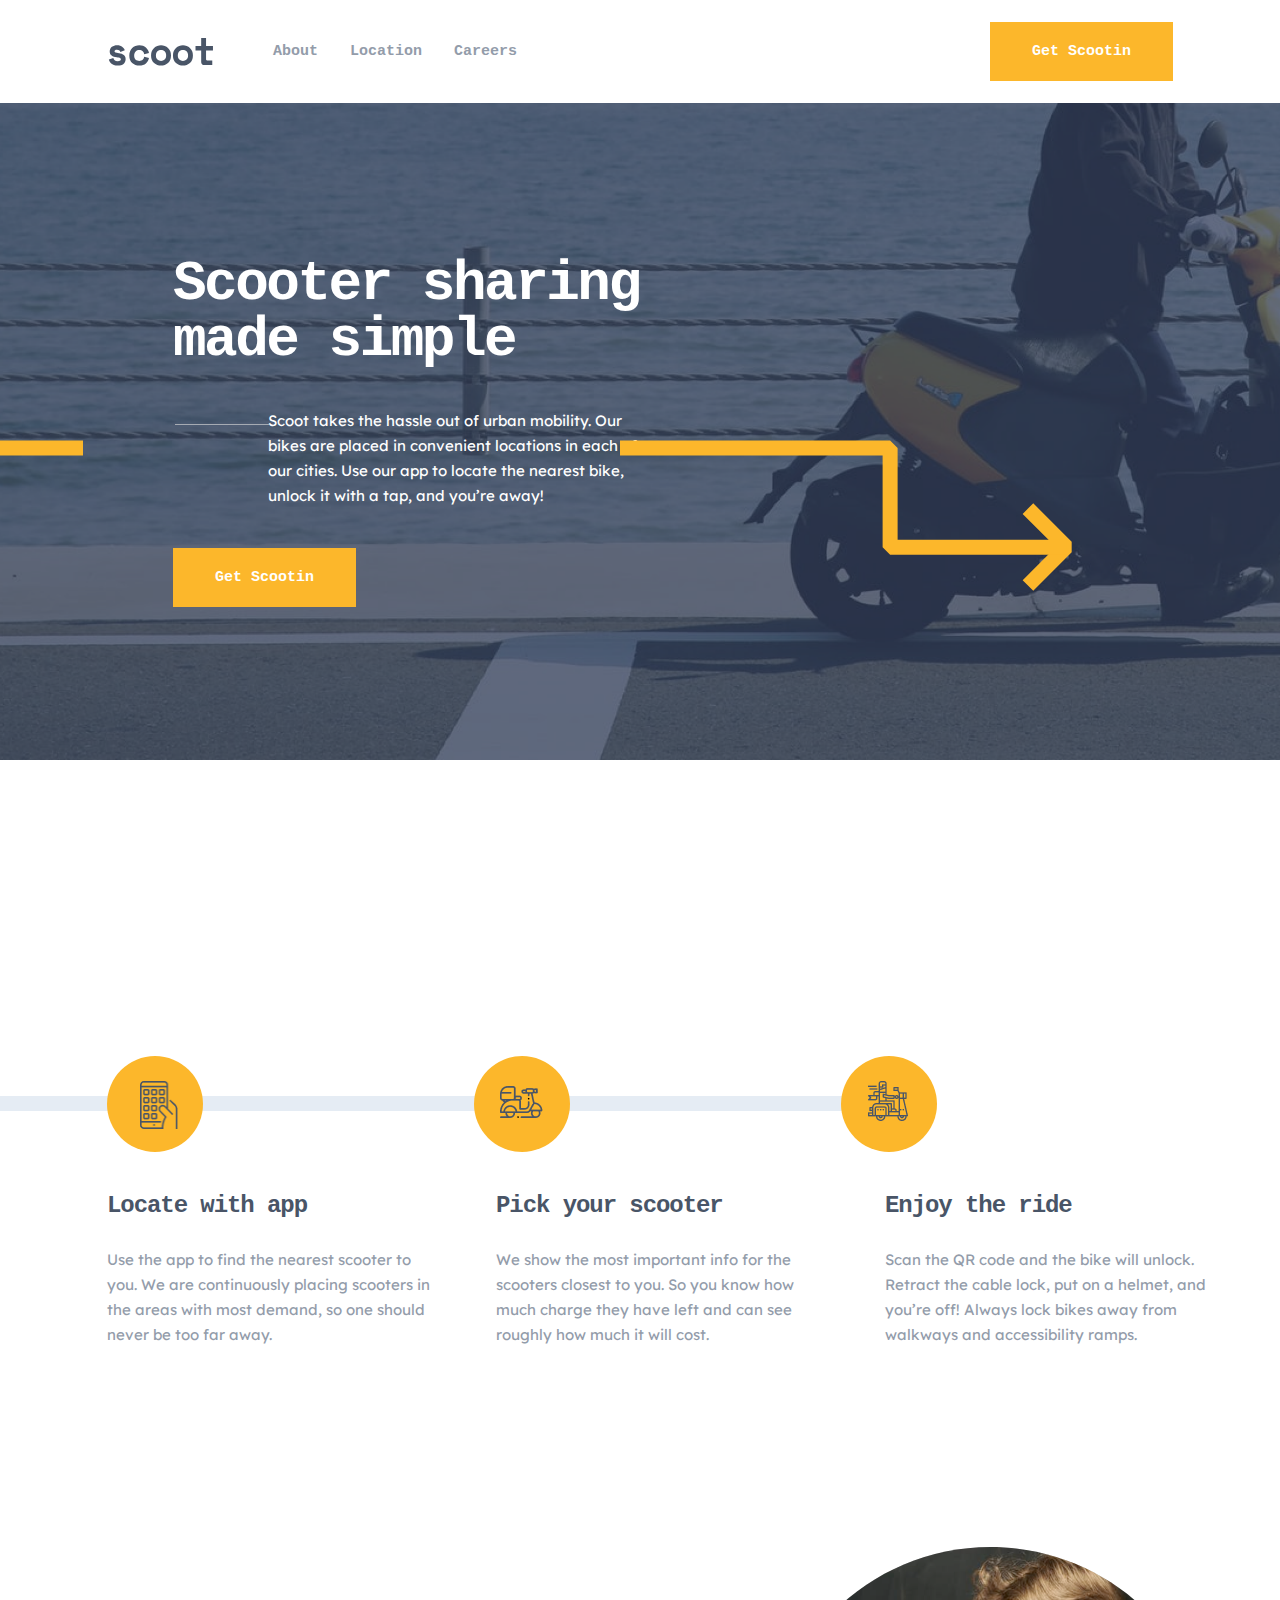
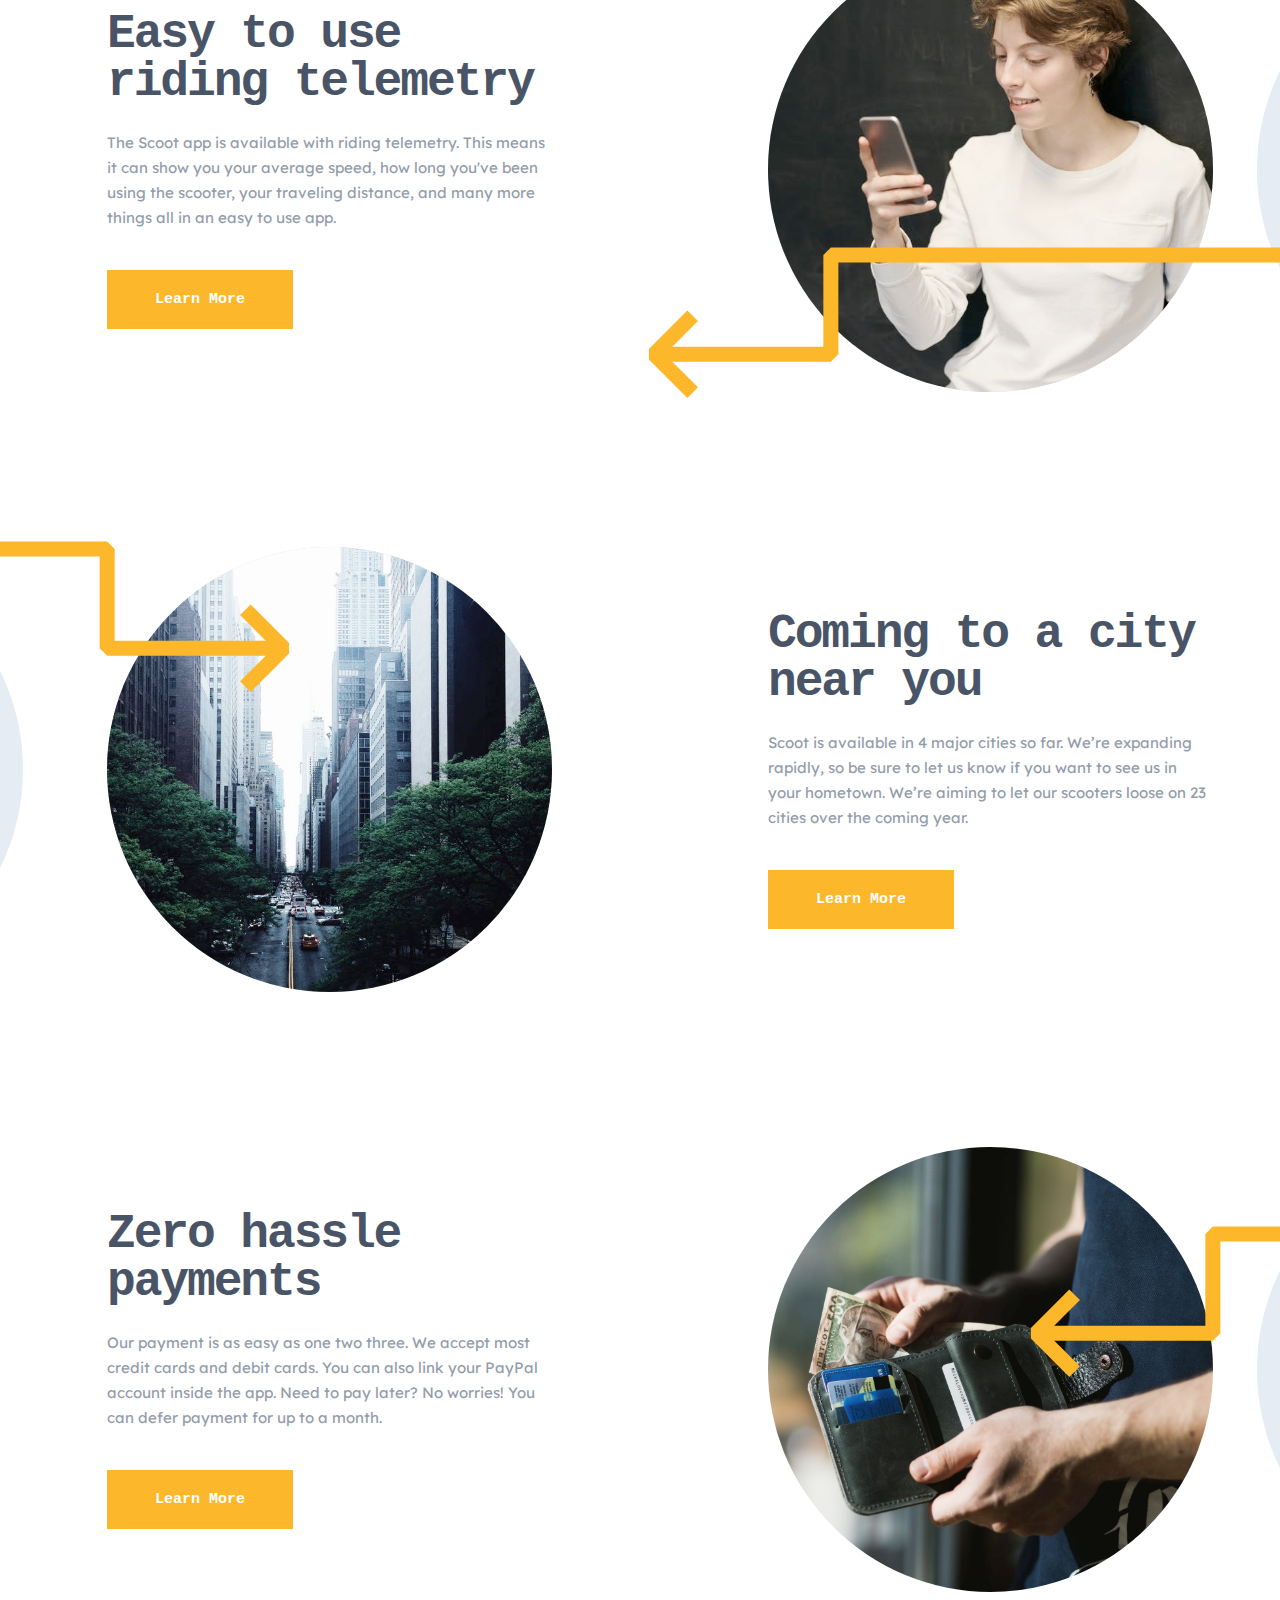
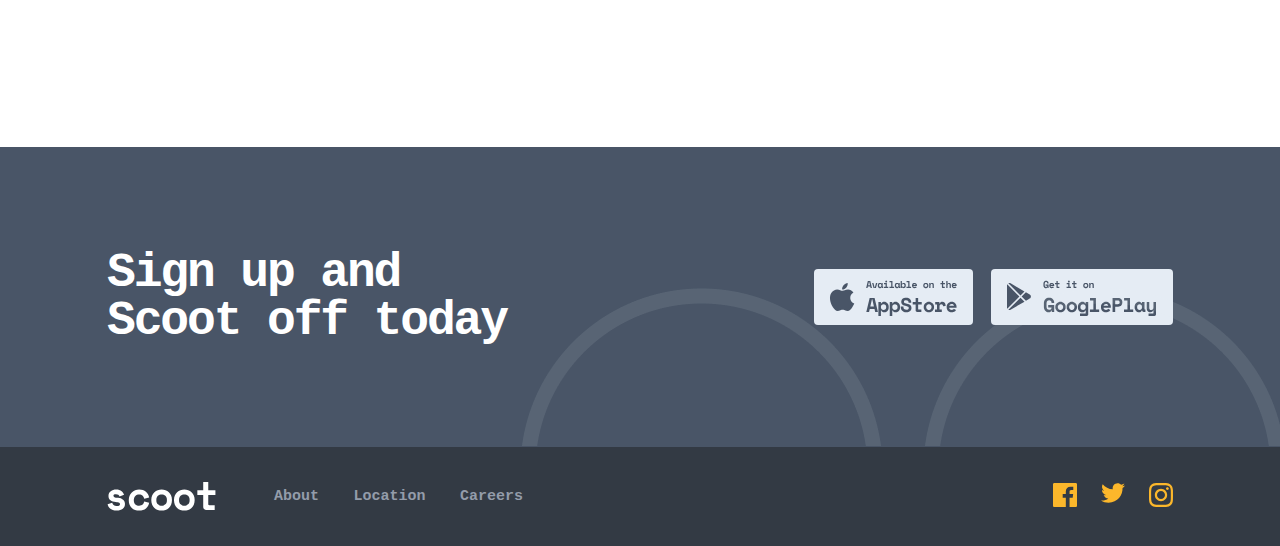
<file: index.html>
<!DOCTYPE html>
<html lang="en">

<head>
    <meta charset="UTF-8">
    <meta name="viewport" content="width=device-width, initial-scale=1.0">
    <title>Document</title>
    <link rel="stylesheet" href="main.css">
</head>

<body>
    <header class="header">
        <div class="container">
            <div class="header__inner">
                <a href="index.html" class="site-logo__link">
                    <img src="./images/scoot.svg" alt="scoot" class="site-logo" width="108" height="28">
                </a>
                <ol class="header__inner_list">
                    <li class="header__inner_list__item">
                        <a href="about.html" class="header__inner_list__item-link">About</a>
                    </li>
                    <li class="header__inner_list__item">
                        <a href="Locations.html" class="header__inner_list__item-link">Location</a>
                    </li>
                    <li class="header__inner_list__item">
                        <a href="Careers.html" class="header__inner_list__item-link">Careers</a>
                    </li>
                </ol>
                <a href="#" class="header__inner__button">Get Scootin</a>
            </div>
        </div>
    </header>
    <main>
        <section class="hero">
            <div class="container">
                <div class="hero__inner">
                    <h1 class="hero__inner_title">Scooter sharing made simple</h1>
                    <p class="hero__inner_text">Scoot takes the hassle out of urban mobility. Our bikes are placed in
                        convenient locations in each of our cities. Use our app to locate the nearest bike, unlock it
                        with a tap, and you’re away!</p>
                    <a href="#" class="hero__inner__button">Get Scootin</a>
                </div>
            </div>
        </section>
        <section class="list">
            <div class="container">
                <div class="list__inner">
                    <div class="list__inner-box">
                        <span class="list__inner-box_span"></span>
                        <span class="list__inner-box_span"></span>
                        <span class="list__inner-box_span"></span>
                    </div>
                    <ol class="list__inner-list">
                        <li class="list__inner-list_item">
                            <h3 class="list__inner-list_item-title">
                                Locate with app
                            </h3>
                            <p class="list__inner-list_item-text">
                                Use the app to find the nearest scooter to you. We are continuously placing scooters in
                                the areas with most demand, so one should never be too far away.
                            </p>
                        </li>
                        <li class="list__inner-list_item">
                            <h3 class="list__inner-list_item-title">
                                Pick your scooter
                            </h3>
                            <p class="list__inner-list_item-text">We show the most important info for the scooters
                                closest to you. So you know how much charge they have left and can see roughly how much
                                it will cost.
                            </p>
                        </li>
                        <li class="list__inner-list_item list__inner-list_item-last">
                            <h3 class="list__inner-list_item-title">
                                Enjoy the ride
                            </h3>
                            <p class="list__inner-list_item-text">Scan the QR code and the bike will unlock. Retract the
                                cable lock, put on a helmet, and you’re off! Always lock bikes away from walkways and
                                accessibility ramps.
                            </p>
                        </li>
                    </ol>
                </div>
            </div>
        </section>
        <section class="easy">
            <div class="container">
                <div class="easy__inner">
                    <div class="easy__main">
                        <h2 class="easy__main-heading">
                            Easy to use
                            riding telemetry
                        </h2>
                        <p class="easy__main-text">
                            The Scoot app is available with riding telemetry. This means it can show you your average
                            speed, how long you've been using the scooter, your traveling distance, and many more things
                            all in an easy to use app.
                        </p>
                        <a href="#" class="easy__main-link">
                            Learn More
                        </a>
                    </div>
                    <img width="445" height="445" src="./images/qiz.svg" alt="" class="easy__inner-img">
                </div>
            </div>
        </section>
        <section class="coming">
            <div class="container">
                <div class="coming__inner">
                    <div class="coming__main">
                        <h2 class="coming__main-heading">
                            Coming to a city near you
                        </h2>
                        <p class="coming__main-text">
                            Scoot is available in 4 major cities so far. We’re expanding
                            rapidly, so be sure to let us know if you want to see us in your hometown. We’re aiming to
                            let our scooters loose on 23 cities over the coming year.
                        </p>
                        <a href="#" class="coming__main-link">
                            Learn More
                        </a>
                    </div>
                    <img width="445" height="445" src="./images/uylar.svg" alt="" class="coming__inner-img">
                </div>
            </div>
        </section>
        <section class="zero">
            <div class="container">
                <div class="zero__inner">
                    <div class="zero__main">
                        <h2 class="zero__main-heading">
                            Zero hassle payments
                        </h2>
                        <p class="zero__main-text">
                            Our payment is as easy as one two three. We accept most credit cards and debit cards. You
                            can also link your PayPal account inside the app. Need to pay later? No worries! You can
                            defer payment for up to a month.
                        </p>
                        <a href="#" class="zero__main-link">
                            Learn More
                        </a>
                    </div>
                    <img width="445" height="445" src="./images/koshelok.svg" alt="" class="zero__inner-img">
                </div>
            </div>
        </section>
        <section class="sign">
            <div class="container">
                <div class="sign-inner">
                    <strong class="sign-inner__title">
                        Sign up and <br> Scoot off today
                    </strong>
                    <div class="sign-inner__subinner">
                        <a href="https://www.apple.com/app-store" class="sign-inner__subinner__link">
                            <img src="./images/Group 28.svg" alt="appstore" class="sign-inner__subinner__img">
                        </a>
                        <a href="https://play.google.com/" class="sign-inner__subinner__link">
                            <img src="./images/Group 28 Copy.svg" alt="GooglePlay" class="sign-inner__subinner__img">
                        </a>
                    </div>
                </div>
            </div>
        </section>
    </main>
    <footer class="footer">
        <div class="container">
            <div class="footer-inner">
                <a href="index.html" class="footer-inner_link">
                    <img src="./images/scootoq.svg" alt="logo" class="footer-inner__logo">
                </a>
                <ul class="footer-inner__list">
                    <li class="footer-inner__list__item">
                        <a href="about.html" class="footer-inner__list__item__link">About</a>
                    </li>
                    <li class="footer-inner__list__item">
                        <a href="Location.html" class="footer-inner__list__item__link">Location</a>
                    </li>
                    <li class="footer-inner__list__item">
                        <a href="Careers.html" class="footer-inner__list__item__link">Careers</a>
                    </li>
                </ul>

                <ul class="footer-inner__list1">
                    <li class="footer-inner__list1__item">
                        <a href="https://www.facebook.com/" class="footer-inner__list1__item__link">
                            <svg width="24" height="24" viewBox="0 0 24 24" fill="none"
                                xmlns="http://www.w3.org/2000/svg">
                                <path
                                    d="M22.675 0H1.325C0.593 0 0 0.593 0 1.325V22.676C0 23.407 0.593 24 1.325 24H12.82V14.706H9.692V11.084H12.82V8.413C12.82 5.313 14.713 3.625 17.479 3.625C18.804 3.625 19.942 3.724 20.274 3.768V7.008L18.356 7.009C16.852 7.009 16.561 7.724 16.561 8.772V11.085H20.148L19.681 14.707H16.561V24H22.677C23.407 24 24 23.407 24 22.675V1.325C24 0.593 23.407 0 22.675 0Z"
                                    fill="currentColor" />
                            </svg>

                        </a>
                    </li>
                    <li class="footer-inner__list1__item">
                        <a href="https://twitter.com/" class="footer-inner__list1__item__link"><svg width="24"
                                height="20" viewBox="0 0 24 20" fill="none" xmlns="http://www.w3.org/2000/svg">
                                <path
                                    d="M24 2.55699C23.117 2.94899 22.168 3.21299 21.172 3.33199C22.189 2.72299 22.97 1.75799 23.337 0.607986C22.386 1.17199 21.332 1.58199 20.21 1.80299C19.313 0.845986 18.032 0.247986 16.616 0.247986C13.437 0.247986 11.101 3.21399 11.819 6.29299C7.728 6.08799 4.1 4.12799 1.671 1.14899C0.381 3.36199 1.002 6.25699 3.194 7.72299C2.388 7.69699 1.628 7.47599 0.965 7.10699C0.911 9.38799 2.546 11.522 4.914 11.997C4.221 12.185 3.462 12.229 2.69 12.081C3.316 14.037 5.134 15.46 7.29 15.5C5.22 17.123 2.612 17.848 0 17.54C2.179 18.937 4.768 19.752 7.548 19.752C16.69 19.752 21.855 12.031 21.543 5.10599C22.505 4.41099 23.34 3.54399 24 2.55699Z"
                                    fill="currentColor" />
                            </svg>

                        </a>
                    </li>
                    <li class="footer-inner__list1__item">
                        <a href="https://www.instagram.com/" class="footer-inner__list1__item__link"><svg width="24"
                                height="24" viewBox="0 0 24 24" fill="none" xmlns="http://www.w3.org/2000/svg">
                                <path fill-rule="evenodd" clip-rule="evenodd"
                                    d="M12 0C8.741 0 8.333 0.014 7.053 0.072C2.695 0.272 0.273 2.69 0.073 7.052C0.014 8.333 0 8.741 0 12C0 15.259 0.014 15.668 0.072 16.948C0.272 21.306 2.69 23.728 7.052 23.928C8.333 23.986 8.741 24 12 24C15.259 24 15.668 23.986 16.948 23.928C21.302 23.728 23.73 21.31 23.927 16.948C23.986 15.668 24 15.259 24 12C24 8.741 23.986 8.333 23.928 7.053C23.732 2.699 21.311 0.273 16.949 0.073C15.668 0.014 15.259 0 12 0ZM12 2.163C15.204 2.163 15.584 2.175 16.85 2.233C20.102 2.381 21.621 3.924 21.769 7.152C21.827 8.417 21.838 8.797 21.838 12.001C21.838 15.206 21.826 15.585 21.769 16.85C21.62 20.075 20.105 21.621 16.85 21.769C15.584 21.827 15.206 21.839 12 21.839C8.796 21.839 8.416 21.827 7.151 21.769C3.891 21.62 2.38 20.07 2.232 16.849C2.174 15.584 2.162 15.205 2.162 12C2.162 8.796 2.175 8.417 2.232 7.151C2.381 3.924 3.896 2.38 7.151 2.232C8.417 2.175 8.796 2.163 12 2.163ZM5.838 12C5.838 8.597 8.597 5.838 12 5.838C15.403 5.838 18.162 8.597 18.162 12C18.162 15.404 15.403 18.163 12 18.163C8.597 18.163 5.838 15.403 5.838 12ZM12 16C9.791 16 8 14.21 8 12C8 9.791 9.791 8 12 8C14.209 8 16 9.791 16 12C16 14.21 14.209 16 12 16ZM16.965 5.595C16.965 4.8 17.61 4.155 18.406 4.155C19.201 4.155 19.845 4.8 19.845 5.595C19.845 6.39 19.201 7.035 18.406 7.035C17.61 7.035 16.965 6.39 16.965 5.595Z"
                                    fill="currentColor" />
                            </svg>

                        </a>
                    </li>
                </ul>
            </div>
        </div>
    </footer>
</body>

</html>
</file>
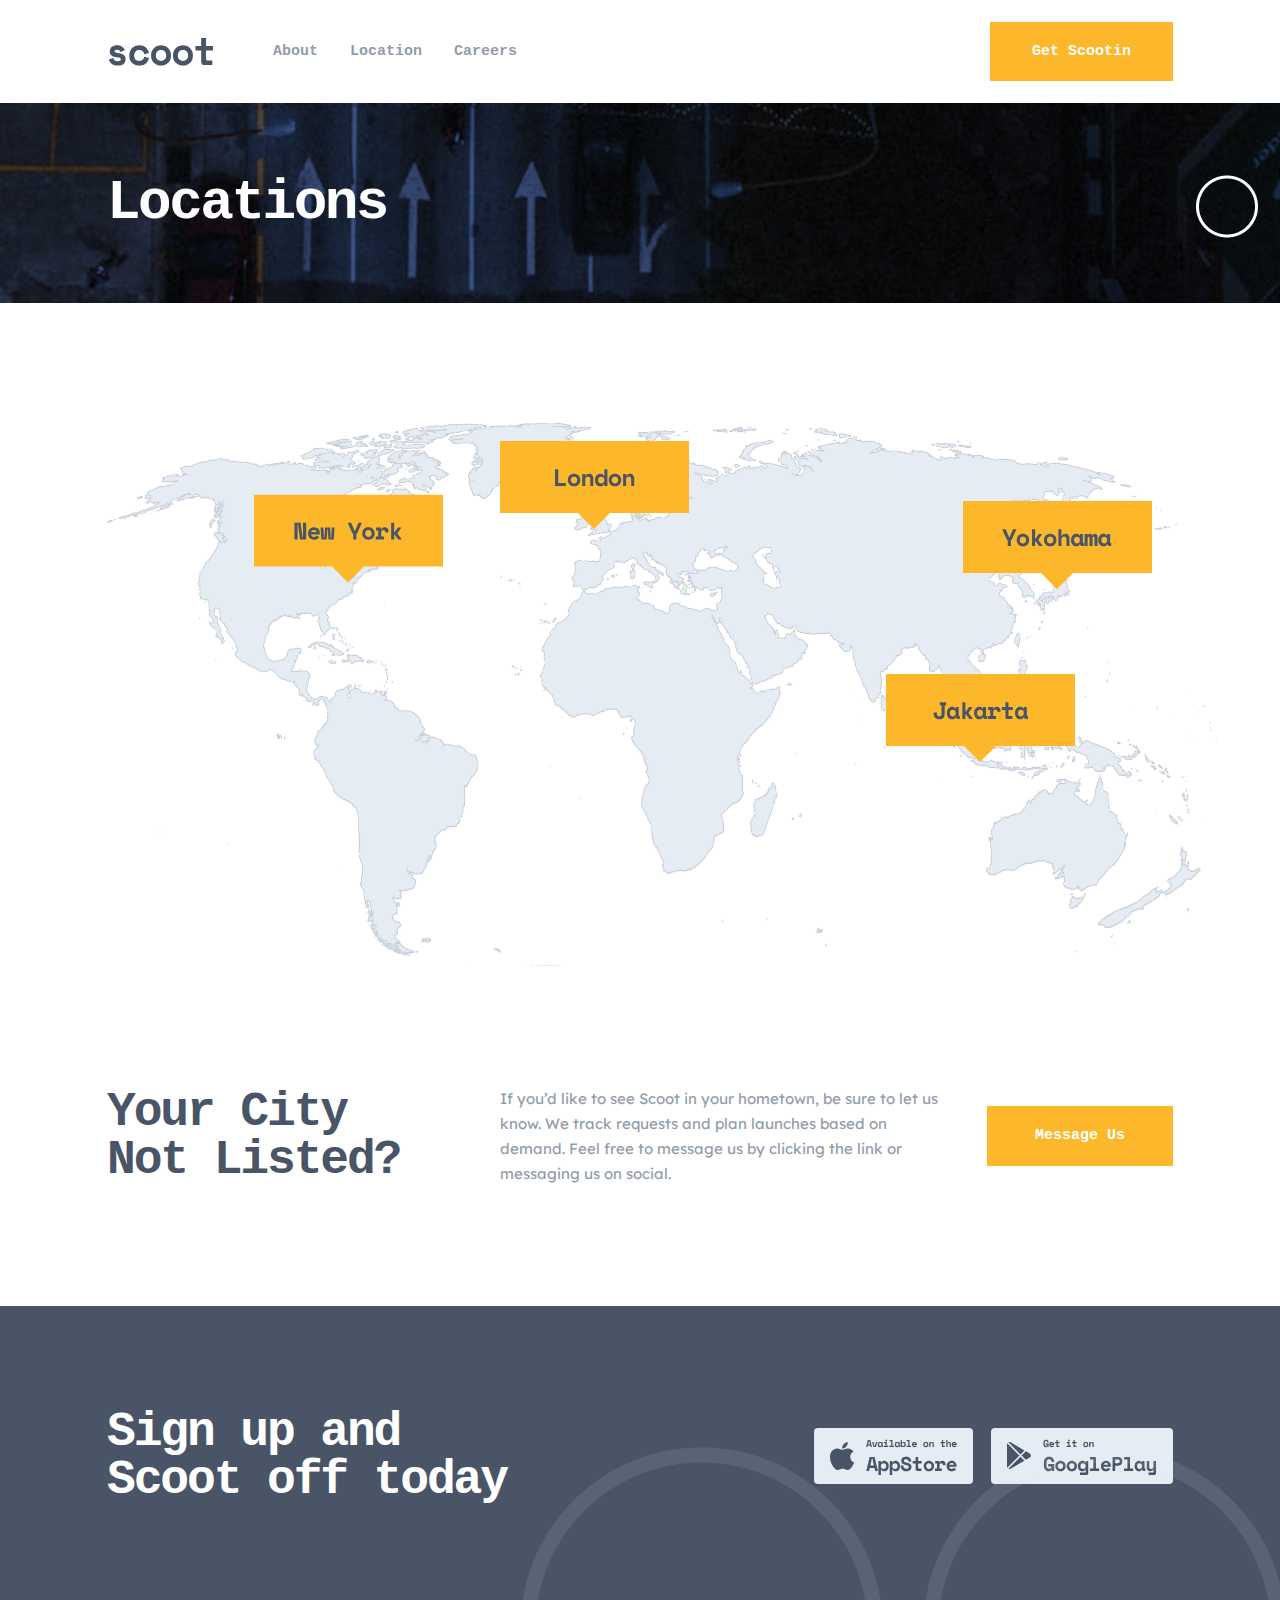
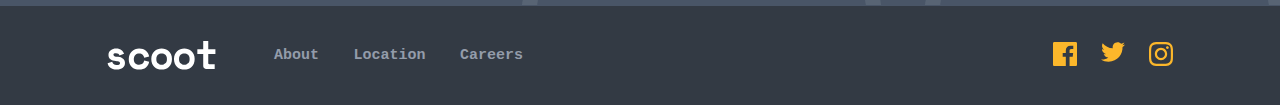
<file: Locations.html>
<!DOCTYPE html>
<html lang="en">

<head>
    <meta charset="UTF-8">
    <meta name="viewport" content="width=device-width, initial-scale=1.0">
    <title>Document</title>
    <link rel="stylesheet" href="main.css">
</head>

<body>
    <div class="header">
        <div class="container">
            <div class="header__inner">
                <a href="index.html" class="site-logo__link">
                    <img src="./images/scoot.svg" alt="scoot" class="site-logo" width="108" height="28">
                </a>
                <ol class="header__inner_list">
                    <li class="header__inner_list__item">
                        <a href="about.html" class="header__inner_list__item-link">About</a>
                    </li>
                    <li class="header__inner_list__item">
                        <a href="Locations.html" class="header__inner_list__item-link">Location</a>
                    </li>
                    <li class="header__inner_list__item">
                        <a href="Careers.html" class="header__inner_list__item-link">Careers</a>
                    </li>
                </ol>
                <a href="#" class="header__inner__button">Get Scootin</a>
            </div>
        </div>
    </div>
    <main>
        <section class="about-hero" style="background-image: url(./images/perekrostka.svg);">
            <div class="container">
                <div class="about-hero__inner">
                    <h1 class="about-hero__inner_title">
                        Locations
                    </h1>
                </div>
            </div>
        </section>
        <section class="Locations">
            <div class="container">
                <div class="Locations-inner">
                    <img src="./images/Locations.svg" alt="loc" class="Locations-inner__img">
                </div>
            </div>
        </section>
        <section class="your">
            <div class="container">
                <div class="your-inner">
                    <h2 class="your-inner__title">
                        Your City <br> Not Listed?
                    </h2>
                    <p class="your-inner__text">
                        If you’d like to see Scoot in your hometown, be sure to let us know. We track requests and plan
                        launches based on demand. Feel free to message us by clicking the link or messaging us on
                        social.
                    </p>
                    <a href="#" class="your__main-link">
                        Message Us
                    </a>
                </div>
                
            </div>
        </section>
        <section class="sign">
            <div class="container">
                <div class="sign-inner">
                    <strong class="sign-inner__title">
                        Sign up and <br> Scoot off today
                    </strong>
                    <div class="sign-inner__subinner">
                        <a href="https://www.apple.com/app-store" class="sign-inner__subinner__link">
                            <img src="./images/Group 28.svg" alt="appstore" class="sign-inner__subinner__img">
                        </a>
                        <a href="https://play.google.com/" class="sign-inner__subinner__link">
                            <img src="./images/Group 28 Copy.svg" alt="GooglePlay" class="sign-inner__subinner__img">
                        </a> 
                    </div>
                </div>
            </div>
        </section>
    </main>
    <footer class="footer">
        <div class="container">
            <div class="footer-inner">
                <a href="index.html" class="footer-inner_link">
                    <img src="./images/scootoq.svg" alt="logo" class="footer-inner__logo">
                </a>
                <ul class="footer-inner__list">
                    <li class="footer-inner__list__item">
                        <a href="about.html" class="footer-inner__list__item__link">About</a>
                    </li>
                    <li class="footer-inner__list__item">
                        <a href="Locations.html" class="footer-inner__list__item__link">Location</a>
                    </li>
                    <li class="footer-inner__list__item">
                        <a href="Careers.html" class="footer-inner__list__item__link">Careers</a>
                    </li>
                </ul>

                <ul class="footer-inner__list1">
                    <li class="footer-inner__list1__item">
                        <a href="https://www.facebook.com/" class="footer-inner__list1__item__link">
                            <svg width="24" height="24" viewBox="0 0 24 24" fill="none"
                                xmlns="http://www.w3.org/2000/svg">
                                <path
                                    d="M22.675 0H1.325C0.593 0 0 0.593 0 1.325V22.676C0 23.407 0.593 24 1.325 24H12.82V14.706H9.692V11.084H12.82V8.413C12.82 5.313 14.713 3.625 17.479 3.625C18.804 3.625 19.942 3.724 20.274 3.768V7.008L18.356 7.009C16.852 7.009 16.561 7.724 16.561 8.772V11.085H20.148L19.681 14.707H16.561V24H22.677C23.407 24 24 23.407 24 22.675V1.325C24 0.593 23.407 0 22.675 0Z"
                                    fill="currentColor" />
                            </svg>

                        </a>
                    </li>
                    <li class="footer-inner__list1__item">
                        <a href="https://twitter.com/" class="footer-inner__list1__item__link"><svg width="24"
                                height="20" viewBox="0 0 24 20" fill="none" xmlns="http://www.w3.org/2000/svg">
                                <path
                                    d="M24 2.55699C23.117 2.94899 22.168 3.21299 21.172 3.33199C22.189 2.72299 22.97 1.75799 23.337 0.607986C22.386 1.17199 21.332 1.58199 20.21 1.80299C19.313 0.845986 18.032 0.247986 16.616 0.247986C13.437 0.247986 11.101 3.21399 11.819 6.29299C7.728 6.08799 4.1 4.12799 1.671 1.14899C0.381 3.36199 1.002 6.25699 3.194 7.72299C2.388 7.69699 1.628 7.47599 0.965 7.10699C0.911 9.38799 2.546 11.522 4.914 11.997C4.221 12.185 3.462 12.229 2.69 12.081C3.316 14.037 5.134 15.46 7.29 15.5C5.22 17.123 2.612 17.848 0 17.54C2.179 18.937 4.768 19.752 7.548 19.752C16.69 19.752 21.855 12.031 21.543 5.10599C22.505 4.41099 23.34 3.54399 24 2.55699Z"
                                    fill="currentColor" />
                            </svg>

                        </a>
                    </li>
                    <li class="footer-inner__list1__item">
                        <a href="https://www.instagram.com/" class="footer-inner__list1__item__link"><svg width="24"
                                height="24" viewBox="0 0 24 24" fill="none" xmlns="http://www.w3.org/2000/svg">
                                <path fill-rule="evenodd" clip-rule="evenodd"
                                    d="M12 0C8.741 0 8.333 0.014 7.053 0.072C2.695 0.272 0.273 2.69 0.073 7.052C0.014 8.333 0 8.741 0 12C0 15.259 0.014 15.668 0.072 16.948C0.272 21.306 2.69 23.728 7.052 23.928C8.333 23.986 8.741 24 12 24C15.259 24 15.668 23.986 16.948 23.928C21.302 23.728 23.73 21.31 23.927 16.948C23.986 15.668 24 15.259 24 12C24 8.741 23.986 8.333 23.928 7.053C23.732 2.699 21.311 0.273 16.949 0.073C15.668 0.014 15.259 0 12 0ZM12 2.163C15.204 2.163 15.584 2.175 16.85 2.233C20.102 2.381 21.621 3.924 21.769 7.152C21.827 8.417 21.838 8.797 21.838 12.001C21.838 15.206 21.826 15.585 21.769 16.85C21.62 20.075 20.105 21.621 16.85 21.769C15.584 21.827 15.206 21.839 12 21.839C8.796 21.839 8.416 21.827 7.151 21.769C3.891 21.62 2.38 20.07 2.232 16.849C2.174 15.584 2.162 15.205 2.162 12C2.162 8.796 2.175 8.417 2.232 7.151C2.381 3.924 3.896 2.38 7.151 2.232C8.417 2.175 8.796 2.163 12 2.163ZM5.838 12C5.838 8.597 8.597 5.838 12 5.838C15.403 5.838 18.162 8.597 18.162 12C18.162 15.404 15.403 18.163 12 18.163C8.597 18.163 5.838 15.403 5.838 12ZM12 16C9.791 16 8 14.21 8 12C8 9.791 9.791 8 12 8C14.209 8 16 9.791 16 12C16 14.21 14.209 16 12 16ZM16.965 5.595C16.965 4.8 17.61 4.155 18.406 4.155C19.201 4.155 19.845 4.8 19.845 5.595C19.845 6.39 19.201 7.035 18.406 7.035C17.61 7.035 16.965 6.39 16.965 5.595Z"
                                    fill="currentColor" />
                            </svg>

                        </a>
                    </li>
                </ul>
            </div>
        </div>
    </footer>
</body>

</html>
</file>
<file: main.css>
@font-face {
  font-family: "Lexend Deca";
  src: url("./fonts/LexendDeca-Bold.woff2") format("woff2"),
    url("./fonts/LexendDeca-Bold.woff") format("woff");
  font-weight: bold;
  font-style: normal;
  font-display: swap;
}
@font-face {
  font-family: "Lexend Deca";
  src: url("./fonts/LexendDeca-Medium.woff2") format("woff2"),
    url("./fonts/LexendDeca-Medium.woff") format("woff");
  font-weight: 500;
  font-style: normal;
  font-display: swap;
}
@font-face {
  font-family: "Lexend Deca";
  src: url("./fonts/LexendDeca-Regular.woff2") format("woff2"),
    url("./fonts/LexendDeca-Regular.woff") format("woff");
  font-weight: normal;
  font-style: normal;
  font-display: swap;
}
body {
  width: 100%;
  overflow-x: hidden;
  font-family: "Lexend Deca", "Arial", monospace;
  font-weight: bold;
  font-weight: 500;
  font-weight: normal;
}
*,
*::before,
*::after {
  box-sizing: border-box;
  margin: 0;
  padding: 0;
}
img {
  vertical-align: middle;
}

.container {
  max-width: 1106px;
  width: 100%;
  margin: 0 auto;
  padding-left: 20px;
  padding-right: 20px;
}
/*------------------------------SITE STARTED--------------------------------*/
.header {
  padding: 22px;
}
.header__inner {
  display: flex;
  align-items: center;
}
.site-logo__link {
  text-decoration: none;
}
.site-logo {
  width: 108px;
  height: 28px;
}
.header__inner_list {
  margin-left: 58px;
  list-style-type: none;
  display: flex;
  align-items: center;
}
.header__inner_list__item {
  margin-right: 32px;
}
.header__inner_list__item:nth-child(3) {
  margin-right: 0;
}
.header__inner_list__item-link {
  text-decoration: none;
  color: #939caa;
  font-family: monospace;
  font-size: 15px;
  font-weight: 700;
  line-height: 25px;
}
.header__inner_list__item-link:active {
  color: #fcb72b;
}
.header__inner__button {
  display: inline-block;
  margin-left: auto;
  font-family: monospace;
  color: #fff;
  text-align: center;
  font-size: 15px;
  font-weight: 700;
  line-height: 25px;
  text-decoration: none;
  background-color: #fcb72b;
  padding: 14px 39px;
  border: 3px solid transparent;
}
.header__inner__button:active {
  color: #fcb72b;
  background-color: #fff;
  border-color: #fcb72b;
}
/*--------------------------------------------HERO----------------------------------------------------*/
.hero {
  margin-bottom: 160px;
  padding: 153px;
  background-image: url(./images/Bitmap.png);
  background-size: cover;
}
.hero::before {
  content: "";
  position: absolute;
  top: 440px;
  right: calc(50% + 557px);
  width: 203px;
  height: 16px;
  background-image: url(./images/Path\ 2.svg);
  background-size: 203px 16px;
}

.hero::after {
  content: "";
  position: absolute;
  top: 440px;
  left: calc(50% - 20px);
  width: 452px;
  height: 151px;
  background-image: url(./images/Group\ 8\ Copy.svg);
  background-size: 452px 151px;
}
.hero__inner {
  width: 500px;
}
.hero__inner_title {
  color: #fff;
  font-size: 56px;
  font-weight: 700;
  line-height: 56px;
  letter-spacing: -2.5px;
  font-family: monospace;
}
.hero__inner_text {
  width: 380px;
  position: relative;
  margin-top: 40px;
  margin-bottom: 40px;
  margin-left: 95px;
  color: #fff;
  font-size: 15px;
  font-style: normal;
  font-weight: 400;
  line-height: 25px;
}
.hero__inner_text::before {
  content: "";
  position: absolute;
  top: 16px;
  left: -93px;
  width: 94px;
  height: 1px;
  background-color: #a6abb3;
  background-size: 94x 1px;
}
.hero__inner__button {
  display: inline-block;
  color: #fff;
  font-family: monospace;
  text-align: center;
  font-size: 15px;
  font-weight: 700;
  line-height: 25px;
  text-decoration: none;
  background-color: #fcb72b;
  padding: 14px 39px;
  border: 3px solid transparent;
}
.hero__inner__button:active {
  background-color: transparent;
  color: #fcb72b;
  border-color: #fcb72b;
}
/*------------------------------------------------LIST------------------------------------------------------------------------*/
.list {
  padding-top: 136px;
  margin-bottom: 200px;
}
.list__inner {
  position: relative;
}
.list__inner::before {
  content: "";
  position: absolute;
  top: 40px;
  left: -300px;
  width: 1100px;
  height: 15px;
  background-color: #e5ecf4;
  background-size: 974px 15px;
}
.list__inner-box {
  position: relative;
  display: flex;
  align-items: center;
  width: 830px;
  margin-bottom: 40px;
  justify-content: space-between;
}
.list__inner-box_span {
  position: relative;
  width: 96px;
  height: 96px;
  background-color: #fcb72b;
  border-radius: 50%;
}
.list__inner-box_span:nth-child(3) {
  margin-right: 0;
}
.list__inner-list {
  width: 1110px;
  justify-content: space-between;
  list-style-type: none;
  display: flex;
  align-items: center;
}
.list__inner-list_item::before {
  content: "";
  position: absolute;
  right: 995px;
  top: 25px;
  background-image: url(./images/phone.png);
  background-size: 38px 48px;
  width: 38px;
  height: 48px;
}
.list__inner-list_item:nth-child(2):before {
  background-image: url(./images/scoot\ 1.png);
  background-size: 43px 32px;
  width: 43px;
  height: 32px;
  top: 30px;
  right: 630px;
}
.list__inner-list_item:nth-child(3):before {
  background-image: url(./images/Combined\ Shape.png);
  background-size: 40px 40px;
  width: 40px;
  height: 40px;
  top: 25px;
  right: 265px;
}
.list__inner-list_item-title {
  font-family: monospace;
  margin-bottom: 27px;
  color: #495567;
  font-size: 24px;
  font-weight: 700;
  line-height: 28px;
  letter-spacing: -1.071px;
}
.list__inner-list_item-text {
  width: 332px;
  color: #939caa;
  font-size: 15px;
  font-weight: 400;
  line-height: 25px;
}
.easy {
  position: relative;
}
.easy::before {
  content: "";
  position: absolute;
  top: 300px;
  left: calc(50% + 8px);
  width: 741px;
  height: 151px;
  z-index: 2;
  background-image: url("./images/strlka\ 1.svg");
  background-size: 741px 151px;
  background-repeat: no-repeat;
}
.easy::after {
  content: "";
  position: absolute;
  top: 0;
  left: calc(50% + 617px);
  width: 445px;
  height: 445px;
  z-index: -1;
  background-image: url("./images/seriy.svg");
  background-size: 445px;
  background-repeat: no-repeat;
}
.easy__inner {
  margin-bottom: 155px;
  display: flex;
  align-items: center;
  width: 1106px;
  justify-content: space-between;
}
.easy__main {
  width: 445px;
}
.easy__main-heading {
  color: #495567;
  font-family: monospace;
  font-size: 48px;
  font-style: normal;
  font-weight: 700;
  line-height: 100%;
  letter-spacing: -2.143px;
}
.easy__main-text {
  color: #939caa;
  font-size: 15px;
  font-style: normal;
  font-weight: 400;
  line-height: 167%;
  margin-top: 24px;
  margin-bottom: 40px;
}
.easy__main-link {
  color: #fff;
  text-align: center;
  font-family: monospace;
  font-size: 15px;
  font-style: normal;
  font-weight: 700;
  line-height: 167%;
  display: inline-block;
  background: #fcb72b;
  padding: 14px 45px;
  text-decoration: none;
  border: 3px solid transparent;
}
.easy__main-link:active {
  border: 3px solid #fcb72b;
  cursor: pointer;
  background-color: transparent;
  color: #fcb72b;
}
.easy__inner-img {
  width: 445px;
  height: 445px;
}
.coming {
  position: relative;
}
.coming::before {
  content: "";
  position: absolute;
  bottom: 300px;
  right: calc(50% + 350px);
  width: 741px;
  height: 151px;
  z-index: 2;
  background-image: url("./images/sterlka\ 2.svg");
  background-size: 741px 151px;
  background-repeat: no-repeat;
}
.coming::after {
  content: "";
  position: absolute;
  top: 0;
  right: calc(50% + 617px);
  width: 445px;
  height: 445px;
  z-index: -1;
  background-image: url("./images/seriy.svg");
  background-size: 445px;
  background-repeat: no-repeat;
}
.coming__inner {
  flex-direction: row-reverse;
  margin-bottom: 155px;
  display: flex;
  align-items: center;
  width: 1106px;
  justify-content: space-between;
}
.coming__main {
  width: 445px;
}
.coming__main-heading {
  color: #495567;
  font-family: monospace;
  font-size: 48px;
  font-weight: 700;
  line-height: 100%;
  letter-spacing: -2.143px;
}
.coming__main-text {
  color: #939caa;
  font-size: 15px;
  font-style: normal;
  font-weight: 400;
  line-height: 167%;
  margin-top: 24px;
  margin-bottom: 40px;
}
.coming__main-link {
  color: #fff;
  text-align: center;
  font-family: monospace;
  font-size: 15px;
  font-weight: 700;
  line-height: 167%;
  display: inline-block;
  background: #fcb72b;
  padding: 14px 45px;
  text-decoration: none;
  border: 3px solid transparent;
}
.coming__inner-img {
  width: 445px;
  height: 445px;
}
.zero {
  position: relative;
}
.zero::before {
  content: "";
  position: absolute;
  bottom: 215px;
  left: calc(50% + 390px);
  width: 741px;
  height: 151px;
  z-index: 2;
  background-image: url("./images/sterlka\ 3.svg");
  background-size: 741px 151px;
  background-repeat: no-repeat;
}
.zero::after {
  content: "";
  position: absolute;
  top: 0;
  left: calc(50% + 617px);
  width: 445px;
  height: 445px;
  z-index: -1;
  background-image: url("./images/seriy.svg");
  background-size: 445px;
  background-repeat: no-repeat;
}
.zero__inner {
  margin-bottom: 155px;
  display: flex;
  align-items: center;
  width: 1106px;
  justify-content: space-between;
}
.zero__main {
  width: 445px;
}
.zero__main-heading {
  color: #495567;
  font-family: monospace;
  font-size: 48px;
  font-style: normal;
  font-weight: 700;
  line-height: 100%;
  letter-spacing: -2.143px;
}
.zero__main-text {
  color: #939caa;
  font-size: 15px;
  font-style: normal;
  font-weight: 400;
  line-height: 167%;
  margin-top: 24px;
  margin-bottom: 40px;
}
.zero__main-link {
  color: hsl(0, 0%, 100%);
  text-align: center;
  font-family: monospace;
  font-size: 15px;
  font-style: normal;
  font-weight: 700;
  line-height: 167%;
  display: inline-block;
  background: #fcb72b;
  padding: 14px 45px;
  text-decoration: none;
  border: 3px solid transparent;
}
.zero__inner-img {
  width: 445px;
  height: 445px;
  border-radius: 50%;
}
.sign {
  padding: 102px 1px;
  background-color: #495567;
  position: relative;
}
.sign::before {
  content: "";
  position: absolute;
  left: 520px;
  top: 141px;
  width: 1153px;
  height: 159px;
  background-image: url(./images/Mask.png);
  background-repeat: no-repeat;
}
.sign-inner {
  display: flex;
  align-items: center;
}
.sign-inner__title {
  width: 415px;
  color: #fff;
  font-family: monospace;
  font-size: 48px;
  font-weight: 600;
  line-height: 48px;
  letter-spacing: -2.143px;
}
.sign-inner__subinner {
  width: 359px;
  justify-content: space-between;
  display: flex;
  margin-left: auto;
}
.sign-inner__subinner__link {
  text-decoration: none;
}
.footer {
  padding: 35px 0;
  background-color: #333a44;
}
.footer-inner {
  display: flex;
  align-items: center;
}
.footer-inner_link {
  text-decoration: none;
}
.footer-inner__list__item__link:active {
  color: #fcb72b;
}
.footer-inner__list {
  display: flex;
  width: 249px;
  justify-content: space-between;
  list-style-type: none;
  margin-left: 58px;
}
.footer-inner__list__item__link {
  color: #939caa;
  font-family: monospace;
  text-decoration: none;
  font-size: 15px;
  font-weight: 700;
  line-height: 25px;
}
.footer-inner__list1 {
  display: flex;
  width: 120px;
  justify-content: space-between;
  list-style-type: none;
  margin-left: auto;
}
.footer-inner__list1__item__link {
  color: #fcb72b;
}
.footer-inner__list1__item__link:active {
  color: #e5ecf4;
}
.about-hero {
  padding: 72px 0;
  background-image: url(./images/aboutBitmap.png);
  opacity: 0.8g transparent;
  background-color: #2f3b59;
  background-blend-mode: overlay;
}
.about-hero::before {
  content: "";
  position: absolute;
  left: calc(50% + 556px);
  width: 234px;
  height: 63px;
  background-image: url(./images/Group\ 26.png);
  background-repeat: no-repeat;
}
.about-hero__inner_title {
  color: #fff;
  font-family: monospace;
  font-size: 56px;
  font-weight: 700;
  line-height: 56px;
  letter-spacing: -2.5px;
}
.why {
  margin-top: 78px;
}
.why-inner__title {
  color: #495567;
  text-align: center;
  font-family: monospace;
  font-size: 48px;
  font-weight: 700;
  line-height: 48px;
  letter-spacing: -2.143px;
}
.why-inner__list {
  width: 1110px;
  justify-content: space-between;
  list-style-type: none;
  display: flex;
}
.why-inner__list_item {
  text-align: center;
  width: 350px;
}
.why-inner__list_item__img {
  margin-top: 48px;
}
.why-inner__list_item__title {
  color: #495567;
  display: block;
  margin-top: 32px;
  margin-bottom: 27px;
  text-align: center;
  font-family: monospace;
  font-size: 24px;
  font-weight: 700;
  line-height: 28px;
  letter-spacing: -1.071px;
}
.why-inner__list_item__text {
  color: #939caa;
}
.faqs {
  margin-top: 120px;
  margin-bottom: 160px;
}
.faqs__main-heading {
  color: #495567;
  text-align: center;
  font-family: monospace;
  font-size: 48px;
  font-weight: 700;
  line-height: 100%;
  letter-spacing: -2.143px;
  margin-bottom: 64px;
}
.faqs__main-list {
  display: flex;
  flex-direction: column;
  gap: 64px;
  list-style-type: none;
}
.faqs__main-item {
  width: 1110px;
  display: flex;
  justify-content: space-between;
}
.faqs__main-item-box {
  width: 1110px;
  justify-content: space-between;
  display: flex;
}
.faqs__main-item-box-heading {
  width: 350px;
  color: #495567;
  font-family: monospace;
  font-size: 40px;
  font-weight: 700;
  line-height: 120%;
  letter-spacing: -1.786px;
  position: relative;
}
.faqs__main-item-box-list {
  list-style-type: none;
  display: flex;
  flex-direction: column;
  width: 730px;
  gap: 16px;
}
.faqs__main-item-box-item {
  padding: 32px 40px;
  width: 100%;
  background-color: #f2f5f9;
}
.faqs__main-item-box-item-title-box {
  display: flex;
  justify-content: space-between;
}
.faqs__main-item-box-item-heading {
  position: relative;
  color: #495567;
  font-family: monospace;
  font-size: 24px;
  font-weight: 700;
  line-height: 117%;
  letter-spacing: -1.071px;
}
.faqs__main-item-box-item-heading-mb24 {
  margin-bottom: 24px;
}
.faqs__main-item-box-item-text {
  color: #495567;
  font-size: 15px;
  font-weight: 400;
  line-height: 167%;
}
.mob {
  position: relative;
}
.mob::after {
  content: "";
  position: absolute;
  top: 250px;
  left: calc(50% + 0px);
  width: 741px;
  height: 151px;
  z-index: 2;
  background-image: url("./images/sterlka\ 4.svg");
  background-size: 741px 151px;
  background-repeat: no-repeat;
}
.mob::before {
  content: "";
  position: absolute;
  top: 0;
  left: calc(50% + 617px);
  width: 445px;
  height: 445px;
  z-index: -1;
  background-image: url("./images/seriy.svg");
  background-size: 445px;
  background-repeat: no-repeat;
}
.works-inner__list {
  list-style-type: none;
  width: 1110px;
  height: 888px;
  display: flex;
  flex-direction: column;
  justify-content: space-between;
}
.works-inner__list_item {
  padding: 32px 64px 35px 40px;
  background-color: #f2f5f9;
  display: flex;
  align-items: center;
  justify-content: space-between;
}
.works-inner__list_item__heading {
  color: #495567;
  font-family: monospace;
  font-size: 24px;
  font-weight: 700;
  line-height: 28px;
  letter-spacing: -1.071px;
}
.works-inner__list_item__text {
  color: #495567;
  font-size: 15px;
  font-weight: 400;
  line-height: 25px;
}
.Locations {
  margin-top: 120px;
  margin-bottom: 120px;
}
.your {
  margin-bottom: 120px;
}
.your-inner {
  display: flex;
  align-items: center;
  justify-content: space-between;
}
.your-inner__title {
  width: 351px;
  color: #495567;
  font-family: monospace;
  font-size: 48px;
  font-weight: 700;
  line-height: 48px;
  letter-spacing: -2.143px;
}
.your-inner__text {
  width: 445px;
  color: #939caa;
  font-size: 15px;
  font-weight: 400;
  line-height: 25px;
}
.your__main-link {
  color: #fff;
  text-align: center;
  font-family: monospace;
  font-size: 15px;
  font-style: normal;
  font-weight: 700;
  line-height: 167%;
  display: inline-block;
  background: #fcb72b;
  padding: 14px 45px;
  text-decoration: none;
  border: 3px solid transparent;
}
.your__main-link:active {
  color: #fcb72b;
  background-color: #fff;
  border-color: #fcb72b;
}
</file>
